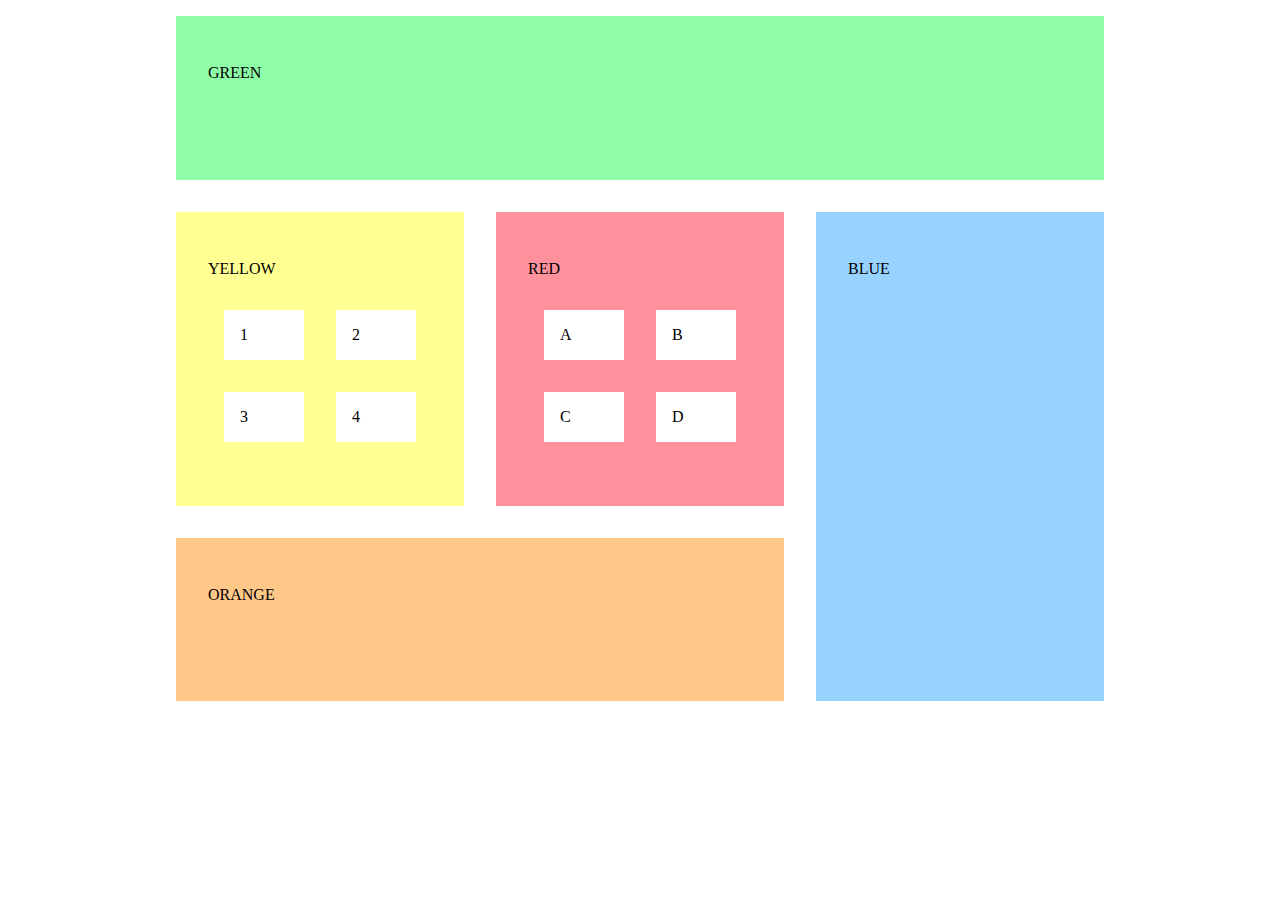
<file: Exercise-7/index.html>
<!DOCTYPE html>
<html lang="en">

<head>
  <meta charset="UTF-8">
  <meta http-equiv="X-UA-Compatible" content="IE=edge">
  <meta name="viewport" content="width=device-width, initial-scale=1.0">
  <title>Blocks</title>
  <link rel="stylesheet" href="start.css">
  <link rel="stylesheet" href="style.css">
</head>

<body>
  <section id="green">
    <p>GREEN</p>
  </section>
  <section id="yellow">
    <p>YELLOW</p>
    <ul>
      <li>1</li>
      <li>2</li>
      <li>3</li>
      <li>4</li>
    </ul>
  </section>
  <section id="orange">
    <p>ORANGE</p>
  </section>
  <section id="red">
    <p>RED</p>
    <ul>
      <li>A</li>
      <li>B</li>
      <li>C</li>
      <li>D</li>
    </ul>
  </section>
  <section id="blue">
    <p>BLUE</p>
  </section>
</body>

</html>
</file>
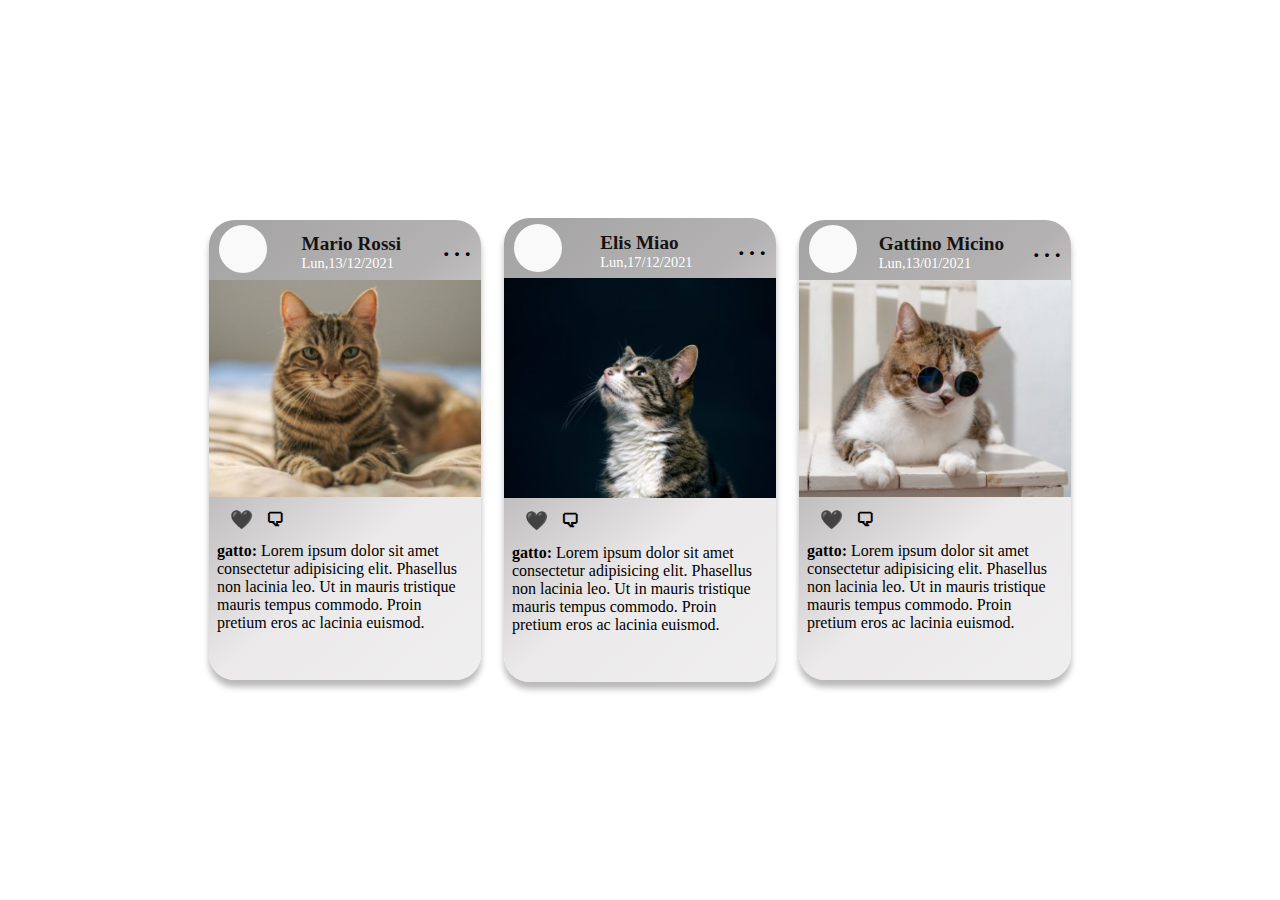
<file: Exercise-9/index.html>
<!DOCTYPE html>
<html lang="en">

<head>
    <meta charset="UTF-8">
    <meta http-equiv="X-UA-Compatible" content="IE=edge">
    <meta name="viewport" content="width=device-width, initial-scale=1.0">
    <title>Document</title>
    <link rel="stylesheet" href="style.css">
</head>

<body>
        <div class="card">
            <div class="top">
                <div class="white-circle">
                </div>
                <div class="name-data">
                    <h4>
                    Mario Rossi
                    </h4>
                    <p>
                        Lun,13/12/2021
                    </p>
                </div>
                <div class="menu-bar">
                    <p>&#8230;</p>
                </div>
            </div>
            <div>
                <img src="assets/cat1.png" alt="cat image">
            </div>

            <div class="entities">
                <h5>&#128420;</h5>
                <h5>&#128488;</h5>
            </div>

            <div class="article">
                <p><strong>gatto:</strong> Lorem ipsum dolor sit amet consectetur adipisicing elit. Phasellus non
                    lacinia leo. Ut in mauris tristique mauris tempus commodo. Proin pretium eros ac lacinia euismod.
                </p>
            </div>
        </div>




        <div class="card">
            <div class="top">
                <div class="white-circle">
                </div>
                <div class="name-data">
                    <h4>
                        Elis Miao
                    </h4>
                    <p>
                        Lun,17/12/2021
                    </p>
                </div>
                <div class="menu-bar">
                    <p>&#8230;</p>
                </div>
            </div>
            <div>
                <img src="assets/cat2.png" alt="cat image">
            </div>

            <div class="entities">
                <h5>&#128420;</h5>
                <h5>&#128488;</h5>
            </div>

            <div class="article">
                <p><strong>gatto:</strong> Lorem ipsum dolor sit amet consectetur adipisicing elit. Phasellus non
                    lacinia leo. Ut in mauris tristique mauris tempus commodo. Proin pretium eros ac lacinia euismod.
                </p>
            </div>
        </div>
 
    
        <div class="card">
            <div class="top">
                <div class="white-circle">
                </div>
                <div class="name-data">
                    <h4>
                     Gattino Micino
                    </h4>
                    <p>
                        Lun,13/01/2021
                    </p>
                </div>
                <div class="menu-bar">
                    <p>&#8230;</p>
                </div>
            </div>
            <div>
                <img src="assets/cat3.png" alt="cat image">
            </div>

            <div class="entities">
                <h5>&#128420;</h5>
                <h5>&#128488;</h5>
            </div>

            <div class="article">
                <p><strong>gatto:</strong> Lorem ipsum dolor sit amet consectetur adipisicing elit. Phasellus non
                    lacinia leo. Ut in mauris tristique mauris tempus commodo. Proin pretium eros ac lacinia euismod.
                </p>
            </div>
        </div>
    </body>
</html>
</file>
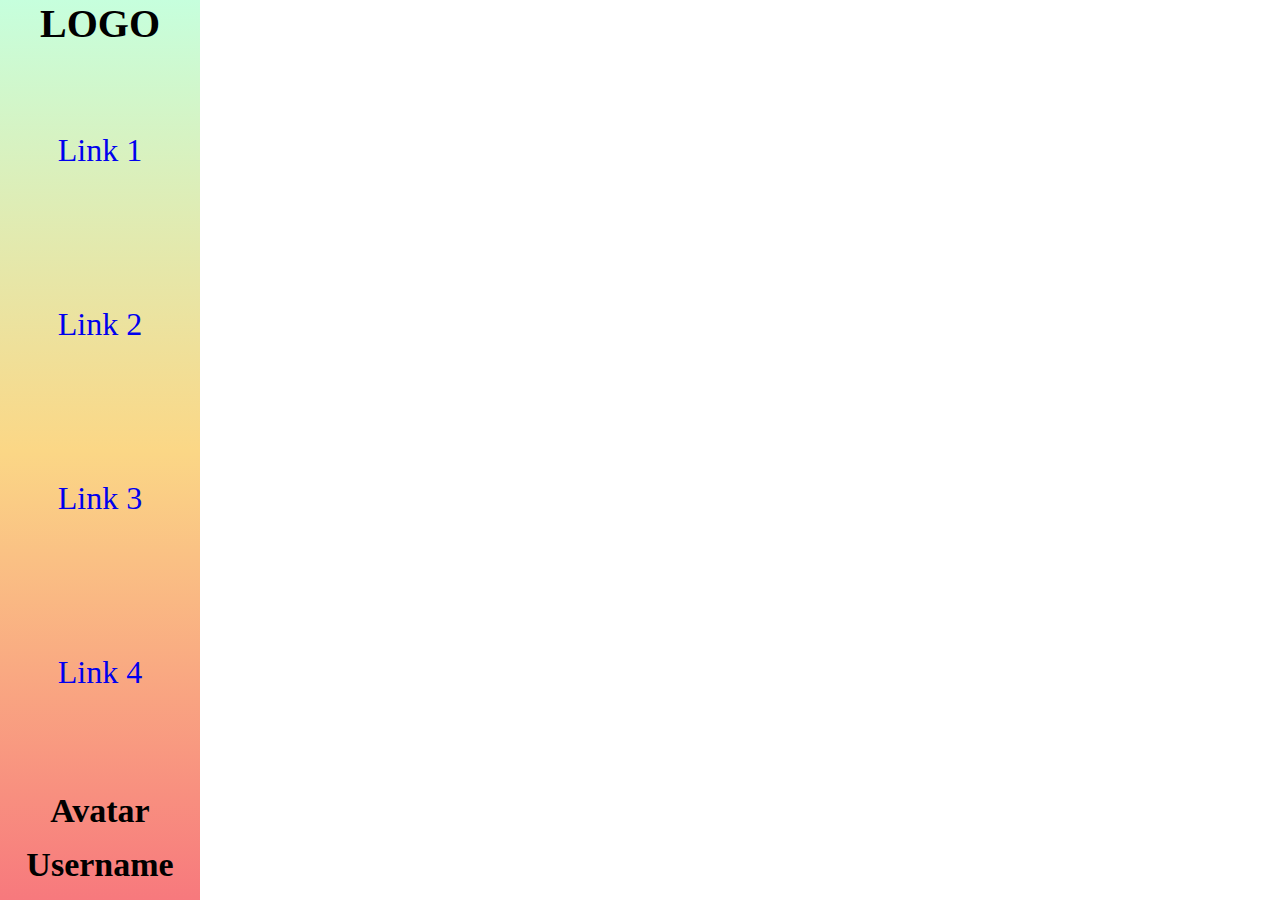
<file: 02 Flexbox/start/index.html>
<!DOCTYPE html>
<html lang="en">
  <head>
    <meta charset="UTF-8" />
    <meta
      name="viewport"
      content="width=device-width, user-scalable=no, initial-scale=1.0, maximum-scale=1.0, minimum-scale=1.0"
    />
    <meta http-equiv="X-UA-Compatible" content="ie=edge" />
    <link rel="stylesheet" href="style.css">
        <title>CSS Lessons</title>
  </head>
  <body>

<aside id="sidebar">
  <h2> LOGO</h2>
  <ul class ="list">
    <il> <a href= "#"> Link 1</a></il>
    <il> <a href= "#"> Link 2</a></il>
    <il> <a href= "#"> Link 3</a></il>
    <il> <a href= "#"> Link 4</a></il>
  </ul>
   
  <div class="user-avatar">
  <h3>Avatar</h3>
  <h3>Username</h3>
  </div>

  </aside>


  </body>
</html>
</file>
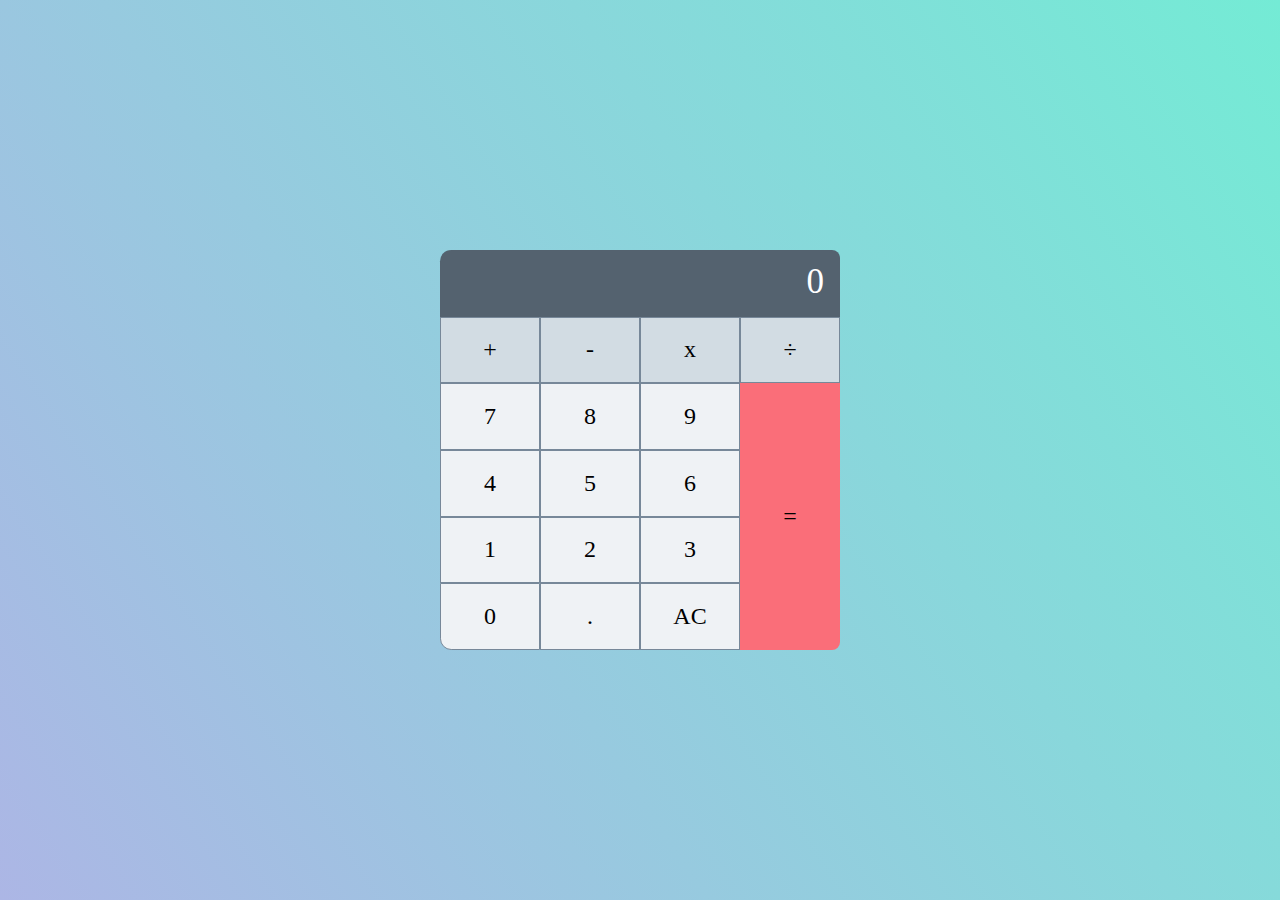
<file: 03 Grid/start/index.html>
<!DOCTYPE html>
<html lang="en">
  <head>
    <meta charset="UTF-8" />
    <meta
      name="viewport"
      content="width=device-width, user-scalable=no, initial-scale=1.0, maximum-scale=1.0, minimum-scale=1.0"
    />
    <meta http-equiv="X-UA-Compatible" content="ie=edge" />
    <link rel="stylesheet" href="style.css">
        <title>CSS Lessons</title>
  </head>
  <body>
    <body>
      <div class="calculator">
  
         
          <div class="display">0</div>
  
          <div class="operator">+</div>
          <div class="operator">-</div>
          <div class="operator">x</div>
          <div class="operator">÷</div>
  
          <div class="number">7</div>
          <div class="number">8</div>
          <div class="number">9</div>
          <div class="number">4</div>
          <div class="number">5</div>
          <div class="number">6</div>
          <div class="number">1</div>
          <div class="number">2</div>
          <div class="number">3</div>
 
  
          <div class="zero">0</div>
          <div class="number">.</div>
          <div class="number all-clear">AC</div>
          <div class="equal">=</div>
      
      </div>
  </body>
</html>
</file>
<file: Exercise-7/start.css>
body {
    display: grid;
    grid-template-columns: repeat(3, 1fr);
    grid-template-rows: 1.2fr repeat(2, 1fr) 1.2fr;
}

#green {
    grid-column: span 3;
}

#yellow, #red {
    grid-row: span 2;
}

#blue {
    grid-row: 2 / 5;
    grid-column: 3 / 4;
}

#orange {
    order: 1;
    grid-column: span 2;
}

ul {
    display: grid;
    grid-template-columns: 1fr 1fr;
}
</file>
<file: Exercise-7/style.css>
body {
  width: 60em;
  margin: 0 auto;
}

section {
  padding: 2em;
  margin: 1em;
}

#green {
  background-color: #8ffda7;
}

#orange {
  background-color: #ffc788;
}

#yellow {
  background-color: #ffff92;
}

#red {
  background-color: #ff919c;
}

#blue {
  background-color: #98d2ff;
}

ul {
  padding: 0;
}

li {
  background-color: white;
  padding: 1em;
  display: block;
  margin: 1em;
}
</file>
<file: Exercise-9/style.css>
* {
    margin:0;
    padding:0;
    box-sizing: border-box;
}

body {
    display: flex;
    justify-content: center;
    align-items: center;
    gap: 2rem 1.8vw;
    min-height: 100vh;
}

.card {
    width: 17rem;
    background:linear-gradient(140deg, rgb(164, 163, 163), 
    rgb(180, 178, 178), rgb(235, 233, 233), 
    rgb(240, 239, 239));
    border-radius: 1.6rem;
    box-shadow: 0 .4rem .4rem rgba(0, 0, 0, 0.278);
}

.top {
    display: flex;
    align-items: center;
    justify-content: space-between;
    padding-top: 0.35rem
}

.white-circle {
    height: 3rem;
    width: 3rem;
    background-color: rgb(249, 249, 249);
    border-radius: 50%;
    margin: 0 .2rem .4rem .6rem;
  }

.name-data {
    grid-column: span 3;
    font-weight: 500;
    font-size: 1.25rem;
}

.name-data p {
    color: white;
    font-size: .9rem;
}

h4{
    color:rgb(20, 19, 19);
    font-size: 1.2rem;

}

.menu-bar {
    grid-column: 5/ 6;
    text-align: end;
    padding: 0 0.5rem 0.8rem;
    font-size: 2rem;
}

img {
    width: 100%;
}


.entities {
    display: flex;
    align-items: center;
    gap: 0.8rem;
    padding: 0.5rem 0 0.3rem 1.3rem;
    font-size: 1.4rem;
}


.article {
    padding: 0.4rem 0.4rem 3rem 0.5rem;
}


@media screen and (max-width: 768px) {
    body {  
        display: grid;
        grid-template-columns: repeat(2,1fr);
        padding: 10vh 11vw;
        
    }
    .card {
        justify-self: center;
      
    }
}


@media screen and (max-width: 720px) {
    body {
        display: flex;
        flex-direction: column;
        margin: 10vh 10vh;
    }
}
</file>
<file: 02 Flexbox/start/style.css>
* {
    margin: 0;
    padding: 0;
    box-sizing: border-box;
}

h2 {
    font-size: 40px;
}

h3 {
    font-size: 34px;
    padding-top: 1rem;
}

#sidebar {
    height: 100vh;
    width: 200px;
    display: flex;
    flex-direction: column;
    justify-content: space-between;
    align-items: center;
    background-image: linear-gradient(to bottom, #c6ffdd, #fbd786, #f7797d);

}


.list {
    display: flex;
    flex-direction: column;
    align-items: center;
    justify-content: space-around;
    color: #2b2b2b;
    flex: 1;
    font-size: 2rem;
    padding: 1rem 0;

}

a:link {
    text-decoration: none;

}

a:visited {
    text-decoration: none;

}

a:hover {
    color: #2b2bb2;
    transition: 0.3s;

}


h3 {
    justify-content: center;
    flex-direction: row;
}

.user-avatar {
    text-align: center;
    padding-bottom: 1rem;

}
</file>
<file: 03 Grid/start/style.css>
*{
  margin: 0;
  padding: 0;
  box-sizing: border-box;
}

body{
 background-image: linear-gradient(236deg,#74ebd5, #acb6e5);
  height: 100vh;
  display: flex;
  justify-content: center;
  align-items: center;
  
  
}
.calculator {
  height: 400px;
  width: 400px;
  font-size: 1.5rem;
  display: grid;
  grid-template-columns: repeat(4, 1fr);
  grid-template-rows: repeat(6, 1fr);
  justify-items: center;
  align-items: center;
}

.display{
  grid-column: span 4;
  grid-row: 1;
  height: 100%;
  width: 100%;
  display: flex;
  justify-content: end;
  padding: 0.75rem 1rem;
  text-align: right;
  color: white;
  background-color:#54626f;
  border-top-left-radius: 0.7rem;
  border-top-right-radius: 0.5rem;
  font-size: 35px;
}


.equal {
  grid-row: 3/ span 4;
  grid-column: 4;
  display: flex;
  justify-content: center;
  align-items: center;
  height: 100%;
  width: 100%;
  background-color: #fa6e79;
  color: black;
  border-bottom-right-radius: 0.5rem;

  
}

.operator{
  color: black;
  background-color: #d2dce3;
  height: 100%;
  width: 100%;
  display: flex;
  justify-content: center;
  align-items: center;
  border: 1px solid #778899;
}

.zero {
  height: 100%;
  width: 100%;
  display: flex;
  justify-content: center;
  align-items: center;
  color: black;
  background-color: #eff2f5;
  border: 1px solid #778899;
  border-bottom-left-radius: 0.7rem;
}


.number{
  height: 100%;
  width: 100%;
  display: flex;
  justify-content: center;
  align-items: center;
  color: black;
  background-color: #eff2f5;
  border: 1px solid #778899;
}
</file>
